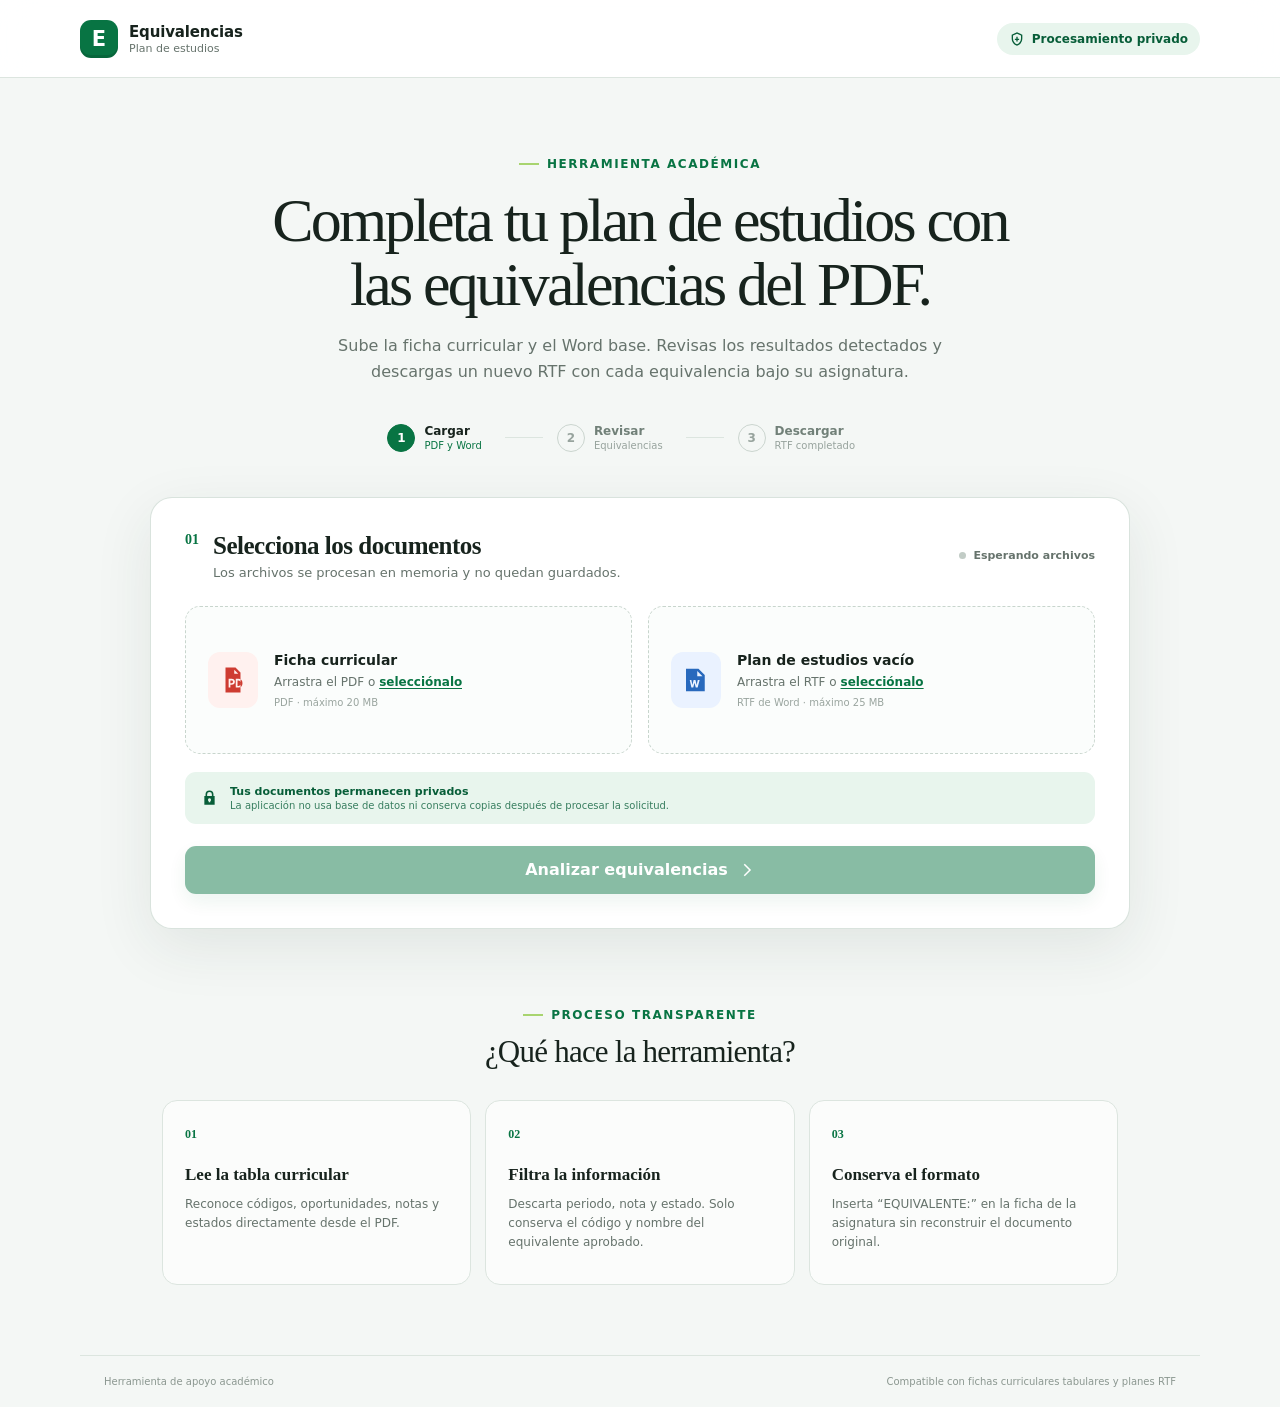
<file: index.html>
<!doctype html>
<html lang="es">
  <head>
    <meta charset="UTF-8" />
    <meta name="viewport" content="width=device-width, initial-scale=1.0" />
    <meta name="description" content="Agrega equivalencias de una ficha curricular PDF a un plan de estudios RTF." />
    <title>Equivalencias · Plan de estudios</title>
    <link rel="stylesheet" href="./static/styles.css" />
  </head>
  <body>
    <div class="page-shell">
      <header class="topbar">
        <a class="brand" href="./" aria-label="Ir al inicio">
          <span class="brand-mark" aria-hidden="true">E</span>
          <span>
            <strong>Equivalencias</strong>
            <small>Plan de estudios</small>
          </span>
        </a>
        <div class="privacy-chip">
          <svg viewBox="0 0 24 24" aria-hidden="true"><path d="M12 2 4 5.5v5.8c0 5 3.4 9.5 8 10.7 4.6-1.2 8-5.7 8-10.7V5.5L12 2Zm0 2.2 6 2.6v4.5c0 3.9-2.5 7.5-6 8.6-3.5-1.1-6-4.7-6-8.6V6.8l6-2.6Zm-1 4.3v3H8.8v2H11v2.2h2v-2.2h2.2v-2H13v-3h-2Z" /></svg>
          Procesamiento privado
        </div>
      </header>

      <main>
        <section class="hero" aria-labelledby="page-title">
          <div class="eyebrow"><span></span> Herramienta académica</div>
          <h1 id="page-title">Completa tu plan de estudios con las equivalencias del PDF.</h1>
          <p>Sube la ficha curricular y el Word base. Revisas los resultados detectados y descargas un nuevo RTF con cada equivalencia bajo su asignatura.</p>
          <ol class="steps" aria-label="Flujo de trabajo">
            <li class="active"><span>1</span><div><strong>Cargar</strong><small>PDF y Word</small></div></li>
            <li><span>2</span><div><strong>Revisar</strong><small>Equivalencias</small></div></li>
            <li><span>3</span><div><strong>Descargar</strong><small>RTF completado</small></div></li>
          </ol>
        </section>

        <section class="workspace-card" aria-labelledby="upload-title">
          <div class="section-heading">
            <div>
              <span class="section-number">01</span>
              <div>
                <h2 id="upload-title">Selecciona los documentos</h2>
                <p>Los archivos se procesan en memoria y no quedan guardados.</p>
              </div>
            </div>
            <span class="status-dot" id="files-status">Esperando archivos</span>
          </div>

          <div class="upload-grid">
            <label class="dropzone" id="pdf-zone" for="pdf-input">
              <input id="pdf-input" type="file" accept="application/pdf,.pdf" />
              <span class="file-icon pdf" aria-hidden="true">
                <svg viewBox="0 0 24 24"><path d="M6 2h8l4 4v16H6V2Zm7 1.8V7h3.2L13 3.8ZM8.5 11v7h1.4v-2.2h1c1.6 0 2.6-.9 2.6-2.4 0-1.5-1-2.4-2.6-2.4H8.5Zm1.4 1.3h.9c.8 0 1.2.4 1.2 1.1 0 .7-.4 1.1-1.2 1.1h-.9v-2.2Zm4.3-1.3v7h2.1c2.1 0 3.3-1.3 3.3-3.5s-1.2-3.5-3.3-3.5h-2.1Zm1.4 1.3h.6c1.3 0 1.9.7 1.9 2.2s-.6 2.2-1.9 2.2h-.6v-4.4Z" /></svg>
              </span>
              <span class="dropzone-copy">
                <strong>Ficha curricular</strong>
                <span>Arrastra el PDF o <u>selecciónalo</u></span>
                <small>PDF · máximo 20 MB</small>
              </span>
              <span class="file-ready" aria-hidden="true">✓</span>
            </label>

            <label class="dropzone" id="rtf-zone" for="rtf-input">
              <input id="rtf-input" type="file" accept="application/rtf,text/rtf,.rtf" />
              <span class="file-icon word" aria-hidden="true">
                <svg viewBox="0 0 24 24"><path d="M4 3h10l5 5v13H4V3Zm9 1.8V9h4.2L13 4.8ZM7 12l1.3 6h1.5l1-3.8 1 3.8h1.5l1.6-6h-1.5l-.9 4-.9-4h-1.5l-1 4-.8-4H7Z" /></svg>
              </span>
              <span class="dropzone-copy">
                <strong>Plan de estudios vacío</strong>
                <span>Arrastra el RTF o <u>selecciónalo</u></span>
                <small>RTF de Word · máximo 25 MB</small>
              </span>
              <span class="file-ready" aria-hidden="true">✓</span>
            </label>
          </div>

          <div class="privacy-note">
            <svg viewBox="0 0 24 24" aria-hidden="true"><path d="M7 10V8a5 5 0 0 1 10 0v2h1.5v11h-13V10H7Zm2 0h6V8a3 3 0 0 0-6 0v2Zm3 3a2 2 0 0 0-1 3.7V18h2v-1.3a2 2 0 0 0-1-3.7Z" /></svg>
            <div><strong>Tus documentos permanecen privados</strong><span>La aplicación no usa base de datos ni conserva copias después de procesar la solicitud.</span></div>
          </div>

          <div id="global-message" class="message" role="alert" hidden></div>
          <button class="primary-button" id="analyze-button" type="button" disabled>
            <span>Analizar equivalencias</span>
            <svg viewBox="0 0 24 24" aria-hidden="true"><path d="m9 5 7 7-7 7 1.4 1.4L18.8 12 10.4 3.6 9 5Z" /></svg>
          </button>
        </section>

        <section class="results-card" id="results" aria-labelledby="results-title" hidden>
          <div class="section-heading results-heading">
            <div>
              <span class="section-number">02</span>
              <div>
                <h2 id="results-title">Revisa las equivalencias</h2>
                <p>Edita cualquier nombre que el PDF no haya reconocido correctamente.</p>
              </div>
            </div>
            <div class="metric" aria-live="polite"><strong id="equivalence-count">0</strong><span>detectadas</span></div>
          </div>

          <div id="warning-list" class="warning-list"></div>
          <div class="table-toolbar">
            <label class="select-all"><input id="select-all" type="checkbox" checked /> <span>Seleccionar todas</span></label>
            <span id="selected-count">0 seleccionadas</span>
          </div>
          <div class="equivalence-list" id="equivalence-list"></div>

          <div class="results-actions">
            <button class="secondary-button" id="back-button" type="button">Cambiar archivos</button>
            <button class="primary-button compact" id="generate-button" type="button">
              <span>Generar Word completado</span>
              <svg viewBox="0 0 24 24" aria-hidden="true"><path d="M11 3h2v10l3.5-3.5 1.4 1.4L12 16.8l-5.9-5.9 1.4-1.4L11 13V3ZM5 19h14v2H5v-2Z" /></svg>
            </button>
          </div>
        </section>

        <section class="how-it-works" aria-labelledby="how-title">
          <div class="eyebrow"><span></span> Proceso transparente</div>
          <h2 id="how-title">¿Qué hace la herramienta?</h2>
          <div class="feature-grid">
            <article><span>01</span><h3>Lee la tabla curricular</h3><p>Reconoce códigos, oportunidades, notas y estados directamente desde el PDF.</p></article>
            <article><span>02</span><h3>Filtra la información</h3><p>Descarta periodo, nota y estado. Solo conserva el código y nombre del equivalente aprobado.</p></article>
            <article><span>03</span><h3>Conserva el formato</h3><p>Inserta “EQUIVALENTE:” en la ficha de la asignatura sin reconstruir el documento original.</p></article>
          </div>
        </section>
      </main>

      <footer><span>Herramienta de apoyo académico</span><span>Compatible con fichas curriculares tabulares y planes RTF</span></footer>
    </div>
    <script src="./static/app.js" defer></script>
  </body>
</html>
</file>
<file: static/styles.css>
:root {
  color-scheme: light;
  --ink: #17231d;
  --muted: #66736c;
  --line: #dce5df;
  --surface: #ffffff;
  --canvas: #f4f7f5;
  --green: #087443;
  --green-dark: #075d38;
  --green-soft: #e8f5ed;
  --lime: #a8d46f;
  --amber: #9a6500;
  --amber-soft: #fff7e4;
  --red: #b42318;
  --red-soft: #fff0ee;
  --shadow: 0 18px 60px rgba(31, 55, 42, 0.09);
  font-family: Inter, ui-sans-serif, system-ui, -apple-system, BlinkMacSystemFont, "Segoe UI", sans-serif;
}

* { box-sizing: border-box; }
body { margin: 0; background: var(--canvas); color: var(--ink); }
button, input { font: inherit; }
button { cursor: pointer; }
button:disabled { cursor: not-allowed; opacity: .48; }
[hidden] { display: none !important; }

.page-shell { min-height: 100vh; }
.topbar { height: 78px; display: flex; align-items: center; justify-content: space-between; padding: 0 max(24px, calc((100vw - 1120px) / 2)); background: rgba(255,255,255,.92); border-bottom: 1px solid var(--line); backdrop-filter: blur(16px); }
.brand { display: flex; align-items: center; gap: 11px; color: inherit; text-decoration: none; }
.brand-mark { width: 38px; height: 38px; display: grid; place-items: center; border-radius: 11px; background: var(--green); color: white; font-weight: 800; font-size: 21px; box-shadow: inset 0 -3px 0 rgba(0,0,0,.12); }
.brand strong, .brand small { display: block; }
.brand strong { font-size: 15px; letter-spacing: -.01em; }
.brand small { margin-top: 1px; font-size: 11px; color: var(--muted); }
.privacy-chip { display: flex; align-items: center; gap: 7px; padding: 8px 12px; border-radius: 99px; background: var(--green-soft); color: var(--green-dark); font-size: 12px; font-weight: 700; }
.privacy-chip svg { width: 16px; fill: currentColor; }

main { padding-bottom: 70px; }
.hero { max-width: 820px; margin: 0 auto; padding: 72px 24px 45px; text-align: center; }
.eyebrow { display: inline-flex; align-items: center; gap: 8px; color: var(--green); font-size: 12px; font-weight: 800; letter-spacing: .13em; text-transform: uppercase; }
.eyebrow span { width: 20px; height: 2px; background: var(--lime); }
.hero h1 { margin: 18px auto 16px; max-width: 760px; font-family: Georgia, "Times New Roman", serif; font-size: clamp(38px, 5.3vw, 62px); font-weight: 500; line-height: 1.03; letter-spacing: -.045em; }
.hero > p { max-width: 680px; margin: 0 auto; color: var(--muted); font-size: 16px; line-height: 1.65; }
.steps { display: flex; justify-content: center; gap: 0; margin: 38px auto 0; padding: 0; list-style: none; }
.steps li { position: relative; display: flex; align-items: center; gap: 9px; min-width: 155px; text-align: left; color: #97a39d; }
.steps li:not(:last-child)::after { content: ""; width: 38px; height: 1px; margin: 0 14px; background: var(--line); }
.steps span { width: 28px; height: 28px; flex: 0 0 auto; display: grid; place-items: center; border: 1px solid #cbd5cf; border-radius: 50%; font-size: 12px; font-weight: 800; }
.steps strong, .steps small { display: block; }
.steps strong { color: #718078; font-size: 12px; }
.steps small { margin-top: 2px; font-size: 10px; }
.steps .active { color: var(--green); }
.steps .active span { color: white; background: var(--green); border-color: var(--green); }
.steps .active strong { color: var(--ink); }

.workspace-card, .results-card { max-width: 980px; margin: 0 auto; padding: 34px; background: var(--surface); border: 1px solid rgba(208,220,213,.8); border-radius: 22px; box-shadow: var(--shadow); }
.section-heading, .section-heading > div { display: flex; align-items: center; }
.section-heading { justify-content: space-between; gap: 20px; margin-bottom: 26px; }
.section-heading > div { gap: 14px; }
.section-number { align-self: flex-start; color: var(--green); font-family: Georgia, serif; font-size: 14px; font-weight: 700; }
.section-heading h2 { margin: 0 0 5px; font-family: Georgia, serif; font-size: 25px; font-weight: 600; letter-spacing: -.02em; }
.section-heading p { margin: 0; color: var(--muted); font-size: 13px; }
.status-dot { display: flex; align-items: center; gap: 7px; color: var(--muted); font-size: 11px; font-weight: 700; white-space: nowrap; }
.status-dot::before { content: ""; width: 7px; height: 7px; border-radius: 50%; background: #c2ccc6; }
.status-dot.ready { color: var(--green); }
.status-dot.ready::before { background: #35a566; box-shadow: 0 0 0 4px var(--green-soft); }

.upload-grid { display: grid; grid-template-columns: 1fr 1fr; gap: 16px; }
.dropzone { min-height: 148px; display: flex; align-items: center; gap: 16px; padding: 22px; border: 1.5px dashed #c8d5cd; border-radius: 15px; background: #fbfdfc; transition: .18s ease; cursor: pointer; }
.dropzone:hover, .dropzone.dragging { border-color: var(--green); background: #f6fbf8; transform: translateY(-1px); }
.dropzone.ready { border-style: solid; border-color: #9ecdb1; background: #f5fbf7; }
.dropzone input { position: absolute; width: 1px; height: 1px; opacity: 0; }
.file-icon { width: 50px; height: 56px; flex: 0 0 auto; display: grid; place-items: center; border-radius: 12px; }
.file-icon svg { width: 30px; fill: currentColor; }
.file-icon.pdf { background: #fff1ef; color: #ce3c32; }
.file-icon.word { background: #eaf2ff; color: #2869bd; }
.dropzone-copy { min-width: 0; }
.dropzone-copy strong, .dropzone-copy span, .dropzone-copy small { display: block; }
.dropzone-copy strong { margin-bottom: 7px; font-size: 14px; }
.dropzone-copy span { overflow: hidden; color: var(--muted); font-size: 12px; text-overflow: ellipsis; white-space: nowrap; }
.dropzone-copy u { color: var(--green); font-weight: 700; text-underline-offset: 2px; }
.dropzone-copy small { margin-top: 8px; color: #9aa59f; font-size: 10px; }
.file-ready { width: 23px; height: 23px; display: none; place-items: center; margin-left: auto; border-radius: 50%; background: var(--green); color: white; font-size: 12px; font-weight: 800; }
.dropzone.ready .file-ready { display: grid; }

.privacy-note { display: flex; align-items: center; gap: 11px; margin: 18px 0 22px; padding: 13px 15px; border-radius: 11px; background: var(--green-soft); color: var(--green-dark); }
.privacy-note svg { width: 19px; flex: 0 0 auto; fill: currentColor; }
.privacy-note strong, .privacy-note span { display: block; }
.privacy-note strong { font-size: 11px; }
.privacy-note span { margin-top: 2px; font-size: 10px; opacity: .78; }
.message { margin: 0 0 16px; padding: 12px 14px; border-radius: 10px; background: var(--red-soft); color: var(--red); font-size: 12px; font-weight: 650; }
.message.success { background: var(--green-soft); color: var(--green-dark); }

.primary-button, .secondary-button { min-height: 48px; display: inline-flex; align-items: center; justify-content: center; gap: 9px; border-radius: 11px; font-weight: 800; border: 0; transition: .18s ease; }
.primary-button { width: 100%; padding: 0 20px; color: white; background: var(--green); box-shadow: 0 8px 20px rgba(8,116,67,.16); }
.primary-button:hover:not(:disabled) { background: var(--green-dark); transform: translateY(-1px); }
.primary-button svg { width: 18px; fill: currentColor; }
.primary-button.loading span::after { content: ""; width: 15px; height: 15px; display: inline-block; margin-left: 10px; vertical-align: -3px; border: 2px solid rgba(255,255,255,.45); border-top-color: #fff; border-radius: 50%; animation: spin .8s linear infinite; }
.primary-button.compact { width: auto; min-width: 245px; }
.secondary-button { padding: 0 20px; color: var(--green-dark); background: white; border: 1px solid #bdd0c4; }
.secondary-button:hover { background: var(--green-soft); }
@keyframes spin { to { transform: rotate(360deg); } }

.results-card { margin-top: 24px; }
.metric { display: flex !important; gap: 7px !important; padding: 9px 13px; border-radius: 10px; background: var(--green-soft); color: var(--green-dark); }
.metric strong { font-size: 18px; }
.metric span { font-size: 11px; font-weight: 700; }
.warning-list { display: grid; gap: 8px; margin-bottom: 14px; }
.warning-item { padding: 11px 13px; border-radius: 9px; background: var(--amber-soft); color: var(--amber); font-size: 11px; font-weight: 650; }
.table-toolbar { display: flex; justify-content: space-between; align-items: center; padding: 11px 13px; border: 1px solid var(--line); border-radius: 10px 10px 0 0; background: #f8faf9; color: var(--muted); font-size: 11px; }
.select-all { display: flex; align-items: center; gap: 8px; color: var(--ink); font-weight: 750; }
input[type="checkbox"] { width: 16px; height: 16px; accent-color: var(--green); }
.equivalence-list { max-height: 510px; overflow: auto; border: 1px solid var(--line); border-top: 0; border-radius: 0 0 10px 10px; }
.equivalence-row { display: grid; grid-template-columns: 28px minmax(170px, .75fr) minmax(280px, 1.35fr); gap: 15px; align-items: center; padding: 17px 14px; border-bottom: 1px solid #e8eeea; }
.equivalence-row:last-child { border-bottom: 0; }
.equivalence-row.unmatched { background: #fffaf9; }
.subject strong, .subject span { display: block; }
.subject-code { width: fit-content; margin-bottom: 6px; padding: 3px 7px; border-radius: 5px; background: #eef3f0; color: var(--green-dark); font: 800 11px ui-monospace, SFMono-Regular, Menlo, monospace; }
.subject span:last-child { color: var(--muted); font-size: 11px; line-height: 1.35; }
.equivalent-fields { display: grid; grid-template-columns: 116px 1fr; gap: 8px; }
.field { display: grid; gap: 4px; }
.field label { color: var(--muted); font-size: 9px; font-weight: 800; letter-spacing: .06em; text-transform: uppercase; }
.field input { width: 100%; height: 37px; padding: 0 10px; border: 1px solid #cfdad3; border-radius: 8px; color: var(--ink); background: white; font-size: 11px; outline: none; }
.field input:focus { border-color: var(--green); box-shadow: 0 0 0 3px rgba(8,116,67,.11); }
.unknown input { border-color: #e9bd65; background: #fffdf7; }
.manual-note { grid-column: 1 / -1; color: var(--amber); font-size: 10px; font-weight: 700; }
.fallback-note { grid-column: 1 / -1; color: var(--amber); font-size: 10px; font-weight: 700; }
.match-note { grid-column: 1 / -1; color: var(--red); font-size: 10px; font-weight: 700; }
.results-actions { display: flex; justify-content: space-between; gap: 12px; margin-top: 20px; }

.how-it-works { max-width: 980px; margin: 72px auto 0; padding: 0 12px; text-align: center; }
.how-it-works h2 { margin: 12px 0 30px; font-family: Georgia, serif; font-size: 31px; font-weight: 500; letter-spacing: -.025em; }
.feature-grid { display: grid; grid-template-columns: repeat(3,1fr); gap: 14px; text-align: left; }
.feature-grid article { min-height: 185px; padding: 22px; border: 1px solid var(--line); border-radius: 15px; background: rgba(255,255,255,.65); }
.feature-grid article > span { color: var(--green); font: 700 12px Georgia, serif; }
.feature-grid h3 { margin: 23px 0 10px; font: 600 17px Georgia, serif; }
.feature-grid p { margin: 0; color: var(--muted); font-size: 12px; line-height: 1.6; }
footer { max-width: 1120px; display: flex; justify-content: space-between; margin: 0 auto; padding: 20px 24px; border-top: 1px solid var(--line); color: #8b9790; font-size: 10px; }

@media (max-width: 760px) {
  .privacy-chip { display: none; }
  .topbar { padding: 0 18px; }
  .hero { padding-top: 50px; }
  .hero h1 { font-size: 40px; }
  .steps li { min-width: 0; }
  .steps li div { display: none; }
  .steps li:not(:last-child)::after { width: 52px; margin: 0 10px; }
  .workspace-card, .results-card { margin-left: 12px; margin-right: 12px; padding: 22px 16px; border-radius: 16px; }
  .section-heading { align-items: flex-start; }
  .status-dot { display: none; }
  .upload-grid, .feature-grid { grid-template-columns: 1fr; }
  .equivalence-row { grid-template-columns: 26px 1fr; }
  .equivalent-fields { grid-column: 2; grid-template-columns: 1fr; }
  .results-actions { flex-direction: column-reverse; }
  .primary-button.compact, .secondary-button { width: 100%; }
  footer { flex-direction: column; gap: 5px; text-align: center; }
}

@media (prefers-reduced-motion: reduce) {
  *, *::before, *::after { scroll-behavior: auto !important; animation-duration: .01ms !important; transition-duration: .01ms !important; }
}
</file>
